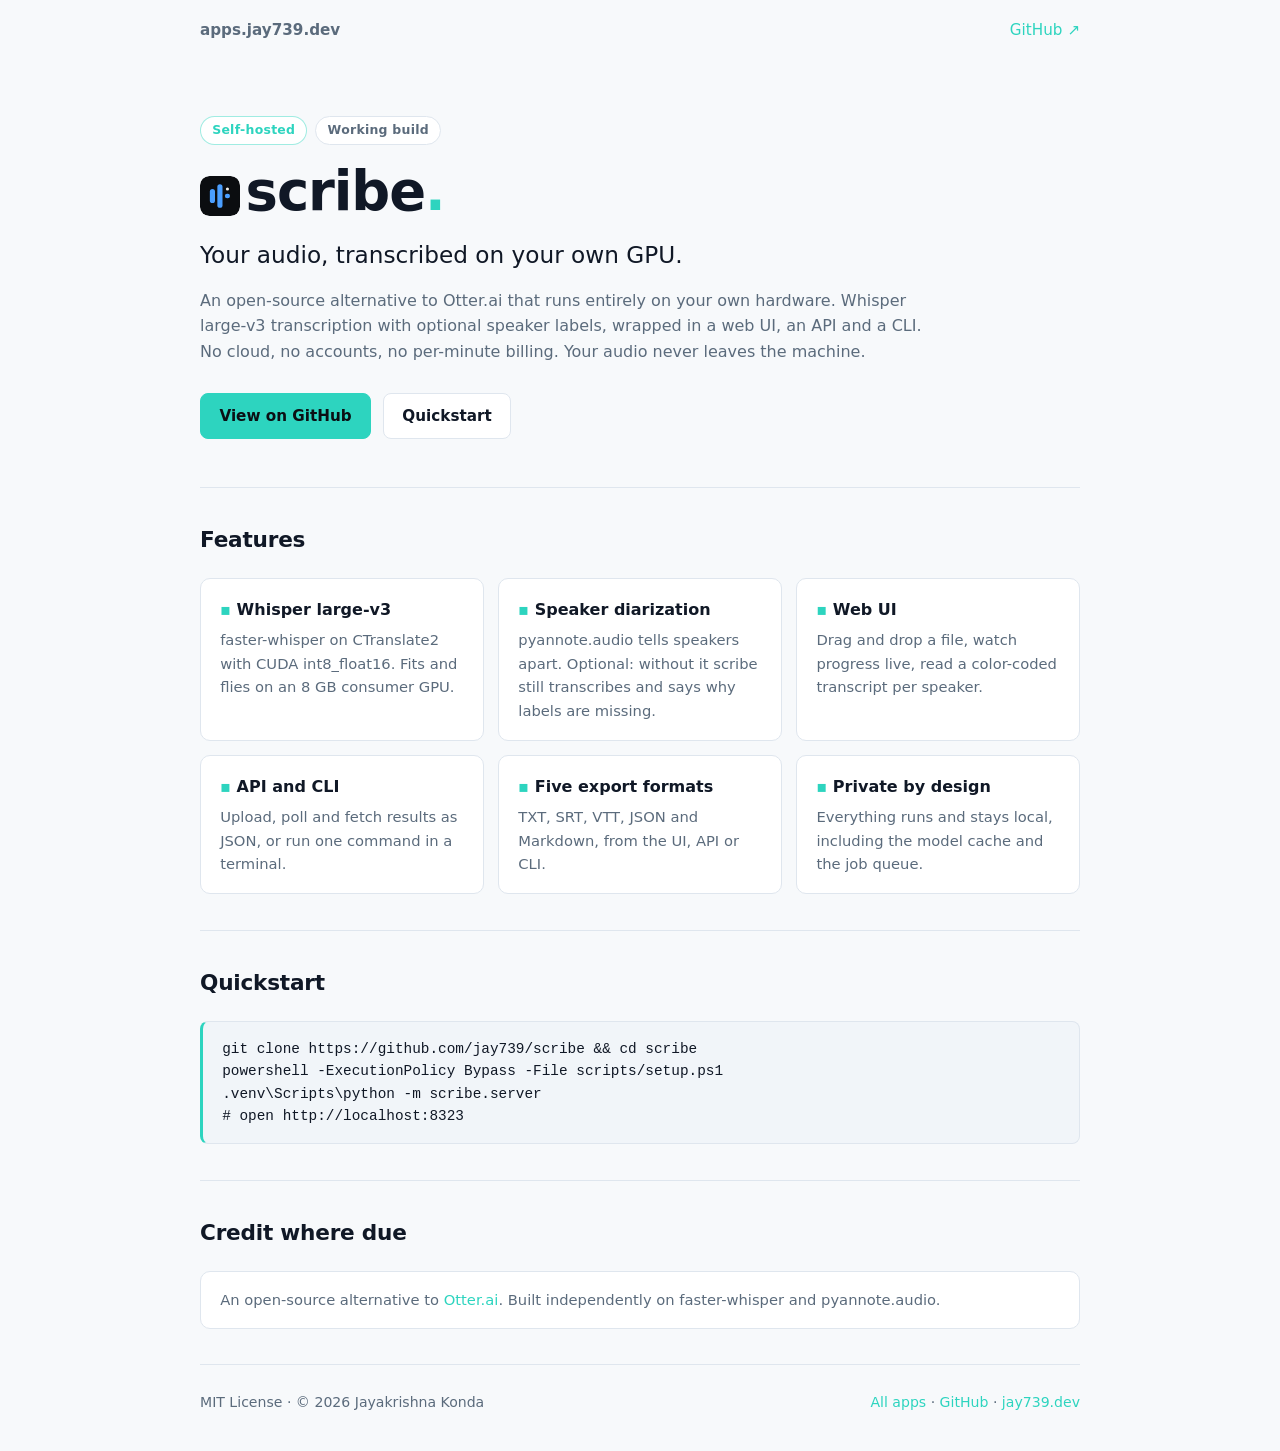
<file: docs/index.html>
<!DOCTYPE html>
<html lang="en">
  <head>
    <meta charset="UTF-8" />
    <meta name="viewport" content="width=device-width, initial-scale=1" />
    <title>scribe: Your audio, transcribed on your own GPU</title>
    <meta name="description" content="An open-source alternative to Otter.ai that runs entirely on your own hardware. Whisper large-v3 transcription with optional speaker labels, wrapped in a web UI, an API and a CLI. No cloud, no..." />
    <meta property="og:title" content="scribe: Your audio, transcribed on your own GPU" />
    <meta property="og:description" content="An open-source alternative to Otter.ai that runs entirely on your own hardware. Whisper large-v3 transcription with optional speaker labels, wrapped in a web UI, an API and a CLI. No cloud, no..." />
    <meta property="og:type" content="website" />
    <link rel="icon" type="image/svg+xml" href="logo.svg" />
    <style>
:root {
  --bg: #0b0f14; --panel: #11161d; --border: #1f2833; --text: #e6edf3;
  --muted: #93a1b0; --accent: #2dd4bf; --code-bg: #0d1420;
  color-scheme: dark light;
}
@media (prefers-color-scheme: light) {
  :root {
    --bg: #f7f9fb; --panel: #ffffff; --border: #dfe6ee; --text: #101826;
    --muted: #5b6b7c; --code-bg: #f1f5f9;
  }
}
* { margin: 0; padding: 0; box-sizing: border-box; }
body {
  background: var(--bg); color: var(--text);
  font-family: system-ui, -apple-system, "Segoe UI", Roboto, sans-serif;
  line-height: 1.6; -webkit-font-smoothing: antialiased;
}
a { color: var(--accent); text-decoration: none; }
a:hover { text-decoration: underline; }
.wrap { max-width: 920px; margin: 0 auto; padding: 0 1.25rem; }
nav {
  display: flex; justify-content: space-between; align-items: center;
  padding: 1.1rem 0; font-size: 0.95rem;
}
nav .brand { color: var(--muted); font-weight: 600; }
nav .brand:hover { color: var(--text); text-decoration: none; }
header.hero { padding: 3.5rem 0 3rem; }
.pills { display: flex; gap: 0.5rem; flex-wrap: wrap; margin-bottom: 1.1rem; }
.pill {
  font-size: 0.78rem; font-weight: 600; letter-spacing: 0.02em;
  padding: 0.22rem 0.7rem; border-radius: 999px;
  border: 1px solid var(--border); color: var(--muted); background: var(--panel);
}
.pill.accent { color: var(--accent); border-color: color-mix(in srgb, var(--accent) 45%, transparent); }
h1 { font-size: clamp(2.3rem, 6vw, 3.4rem); line-height: 1.1; letter-spacing: -0.02em; }
h1 .dot { color: var(--accent); }
.lead { font-size: clamp(1.15rem, 2.6vw, 1.45rem); font-weight: 500; margin-top: 0.9rem; }
.desc { color: var(--muted); margin-top: 0.9rem; max-width: 46rem; }
.actions { display: flex; gap: 0.75rem; flex-wrap: wrap; margin-top: 1.8rem; }
.btn {
  display: inline-block; padding: 0.6rem 1.15rem; border-radius: 8px;
  font-weight: 600; font-size: 0.95rem; border: 1px solid var(--border);
  background: var(--panel); color: var(--text);
}
.btn.primary { background: var(--accent); border-color: var(--accent); color: #0b0f14; }
.btn:hover { text-decoration: none; filter: brightness(1.1); }
section { padding: 2.2rem 0; border-top: 1px solid var(--border); }
section h2 { font-size: 1.35rem; margin-bottom: 1.3rem; letter-spacing: -0.01em; }
.grid { display: grid; grid-template-columns: repeat(auto-fit, minmax(250px, 1fr)); gap: 0.9rem; }
.card {
  background: var(--panel); border: 1px solid var(--border);
  border-radius: 10px; padding: 1.1rem 1.2rem;
}
.card h3 { font-size: 1rem; margin-bottom: 0.35rem; }
.card h3::before { content: "\25AA\FE0E  "; color: var(--accent); }
.card p { font-size: 0.92rem; color: var(--muted); }
pre {
  background: var(--code-bg); border: 1px solid var(--border);
  border-left: 3px solid var(--accent); border-radius: 8px;
  padding: 1rem 1.2rem; overflow-x: auto; font-size: 0.9rem; line-height: 1.55;
}
code { font-family: ui-monospace, "Cascadia Code", Consolas, monospace; }
.credit {
  background: var(--panel); border: 1px solid var(--border); border-radius: 10px;
  padding: 1rem 1.2rem; font-size: 0.92rem; color: var(--muted);
}
footer {
  border-top: 1px solid var(--border); padding: 1.6rem 0 2.4rem;
  font-size: 0.88rem; color: var(--muted);
  display: flex; justify-content: space-between; gap: 1rem; flex-wrap: wrap;
}
/* hub */
.applist { display: grid; grid-template-columns: repeat(auto-fill, minmax(270px, 1fr)); gap: 0.9rem; }
a.appcard {
  display: block; background: var(--panel); border: 1px solid var(--border);
  border-radius: 10px; padding: 1.15rem 1.25rem; color: var(--text);
}
a.appcard:hover { text-decoration: none; border-color: var(--card-accent); }
a.appcard h3 { font-size: 1.05rem; }
a.appcard h3::before { content: "\25CF  "; color: var(--card-accent); font-size: 0.7em; vertical-align: 2px; }
a.appcard p { font-size: 0.9rem; color: var(--muted); margin-top: 0.3rem; }
a.appcard .meta { display: block; margin-top: 0.6rem; font-size: 0.78rem; color: var(--card-accent); font-weight: 600; }
.appcard.soon { opacity: 0.75; }
</style>
  </head>
  <body>
    <div class="wrap">
      <nav>
        <a class="brand" href="../">apps.jay739.dev</a>
        <a href="https://github.com/jay739/scribe">GitHub &nearr;</a>
      </nav>
      <header class="hero">
        <div class="pills"><span class="pill accent">Self-hosted</span><span class="pill">Working build</span></div>
        <h1><img src="logo.svg" alt="" width="40" height="40" style="vertical-align: -6px; margin-right: 0.35rem; border-radius: 22%" />scribe<span class="dot">.</span></h1>
        <p class="lead">Your audio, transcribed on your own GPU.</p>
        <p class="desc">An open-source alternative to Otter.ai that runs entirely on your own hardware. Whisper large-v3 transcription with optional speaker labels, wrapped in a web UI, an API and a CLI. No cloud, no accounts, no per-minute billing. Your audio never leaves the machine.</p>
        <div class="actions">
          <a class="btn primary" href="https://github.com/jay739/scribe">View on GitHub</a>
          <a class="btn" href="#quickstart">Quickstart</a>
        </div>
      </header>
      <section>
        <h2>Features</h2>
        <div class="grid"><div class="card"><h3>Whisper large-v3</h3><p>faster-whisper on CTranslate2 with CUDA int8_float16. Fits and flies on an 8 GB consumer GPU.</p></div><div class="card"><h3>Speaker diarization</h3><p>pyannote.audio tells speakers apart. Optional: without it scribe still transcribes and says why labels are missing.</p></div><div class="card"><h3>Web UI</h3><p>Drag and drop a file, watch progress live, read a color-coded transcript per speaker.</p></div><div class="card"><h3>API and CLI</h3><p>Upload, poll and fetch results as JSON, or run one command in a terminal.</p></div><div class="card"><h3>Five export formats</h3><p>TXT, SRT, VTT, JSON and Markdown, from the UI, API or CLI.</p></div><div class="card"><h3>Private by design</h3><p>Everything runs and stays local, including the model cache and the job queue.</p></div></div>
      </section>
      <section id="quickstart">
        <h2>Quickstart</h2>
        <pre><code>git clone https://github.com/jay739/scribe &amp;&amp; cd scribe
powershell -ExecutionPolicy Bypass -File scripts/setup.ps1
.venv\Scripts\python -m scribe.server
# open http://localhost:8323</code></pre>
      </section>
      <section><h2>Credit where due</h2><div class="credit">An open-source alternative to <a href='https://otter.ai'>Otter.ai</a>. Built independently on faster-whisper and pyannote.audio.</div></section>
      <footer>
        <span>MIT License &middot; &copy; 2026 Jayakrishna Konda</span>
        <span><a href="../">All apps</a> &middot; <a href="https://github.com/jay739">GitHub</a> &middot; <a href="https://jay739.dev">jay739.dev</a></span>
      </footer>
    </div>
  </body>
</html>
</file>
